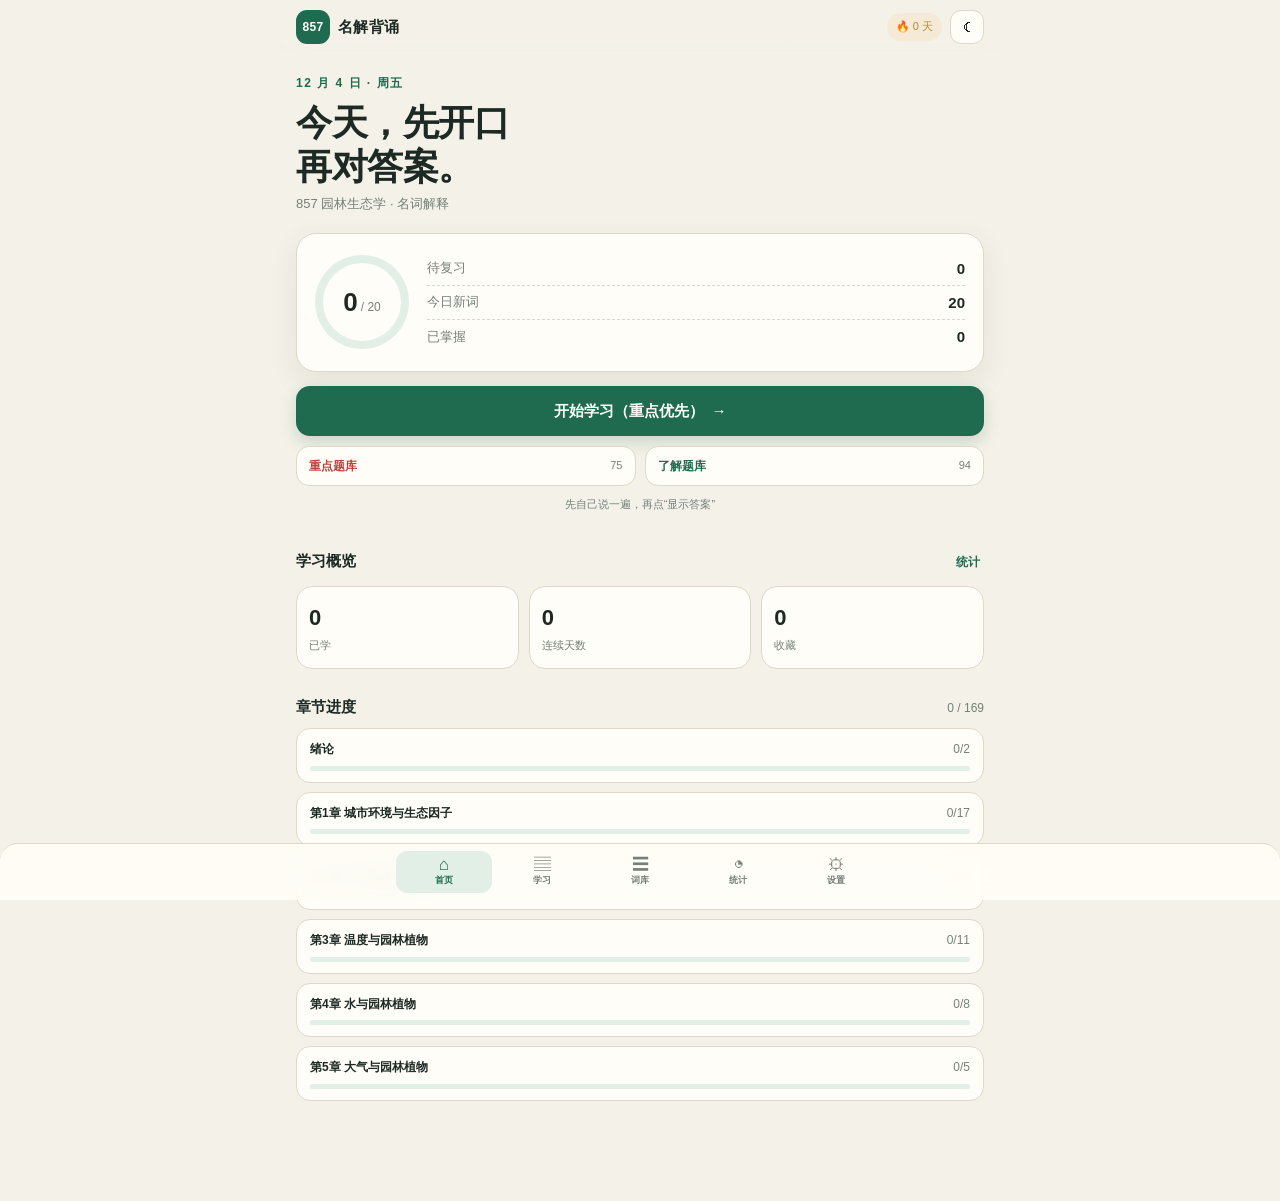
<file: index.html>
<!doctype html>
<html lang="zh-CN">
<head>
  <meta charset="utf-8">
  <meta name="viewport" content="width=device-width, initial-scale=1, viewport-fit=cover">
  <meta name="theme-color" content="#1f6b4f">
  <meta name="apple-mobile-web-app-capable" content="yes">
  <meta name="apple-mobile-web-app-status-bar-style" content="default">
  <meta name="apple-mobile-web-app-title" content="857 名解">
  <meta name="description" content="857 园林生态学名词解释背诵 · 先自己回答，再看答案">
  <title>857 名解 · 背诵</title>
  <link rel="manifest" href="./manifest.webmanifest">
  <link rel="icon" href="./icons/icon-192.png">
  <link rel="apple-touch-icon" href="./icons/icon-180.png">
  <link rel="stylesheet" href="./styles.css">
</head>
<body>
  <div id="app">
    <header class="topbar" id="topbar">
      <div class="topbar-inner">
        <button class="icon-btn back-btn hidden" id="backBtn" aria-label="返回">‹</button>
        <div class="brand">
          <span class="brand-mark">857</span>
          <span class="brand-text">名解背诵</span>
        </div>
        <div class="top-actions">
          <span class="streak-pill" id="streakPill">🔥 0 天</span>
          <button class="icon-btn" id="themeBtn" aria-label="切换主题">☾</button>
        </div>
      </div>
    </header>

    <main id="main">
      <!-- 首页 -->
      <section class="screen active" id="screen-home">
        <div class="hero">
          <div class="hero-kicker" id="todayLabel">今天</div>
          <h1>今天，先开口<br>再对答案。</h1>
          <p class="hero-sub">857 园林生态学 · 名词解释</p>
          <div class="today-card">
            <div class="today-ring" id="todayRing">
              <div class="ring-inner">
                <strong id="todayDone">0</strong>
                <span>/ <em id="todayTotal">0</em></span>
              </div>
            </div>
            <div class="today-info">
              <div class="today-row"><span>待复习</span><b id="dueCount">0</b></div>
              <div class="today-row"><span>今日新词</span><b id="newLeft">0</b></div>
              <div class="today-row"><span>已掌握</span><b id="masteredCount">0</b></div>
            </div>
          </div>
          <button class="primary-btn wide" id="startBtn">开始学习（重点优先） <span>→</span></button>
          <div class="cat-row">
            <button class="cat-btn key" data-start-cat="重点"><b>重点题库</b><span id="keyCount">75</span></button>
            <button class="cat-btn know" data-start-cat="了解"><b>了解题库</b><span id="knowCount">94</span></button>
          </div>
          <div class="hero-note">先自己说一遍，再点“显示答案”</div>
        </div>

        <div class="section-head">
          <h2>学习概览</h2>
          <button class="text-btn" data-goto="stats">统计</button>
        </div>
        <div class="stat-grid">
          <div class="stat-card">
            <span class="stat-num" id="learnedCount">0</span>
            <span class="stat-label">已学</span>
          </div>
          <div class="stat-card">
            <span class="stat-num" id="streakCount">0</span>
            <span class="stat-label">连续天数</span>
          </div>
          <div class="stat-card">
            <span class="stat-num" id="favCount">0</span>
            <span class="stat-label">收藏</span>
          </div>
        </div>

        <div class="section-head">
          <h2>章节进度</h2>
          <span class="muted" id="chapterSummary"></span>
        </div>
        <div class="chapter-list" id="chapterList"></div>
      </section>

      <!-- 学习 -->
      <section class="screen" id="screen-study">
        <div class="study-top">
          <div class="study-meta">
            <span id="studyProgressText">0 / 0</span>
            <span class="dot">·</span>
            <span id="studyMode">今日学习</span>
          </div>
          <div class="progress-track"><div class="progress-fill" id="studyProgressBar"></div></div>
        </div>

        <div class="study-area" id="studyArea">
          <article class="study-card" id="studyCard">
            <div class="card-top">
              <span class="chapter-chip" id="studyChapter">第1章</span>
              <div class="card-tools">
                <button class="icon-btn small" id="speakBtn" aria-label="朗读">🔊</button>
                <button class="icon-btn small" id="starBtn" aria-label="收藏">☆</button>
              </div>
            </div>
            <h1 class="study-term" id="studyTerm">名词</h1>
            <div class="answer-box hidden" id="answerBox">
              <div class="answer-label">参考答案</div>
              <div class="answer-text" id="studyAnswer"></div>
              <div class="answer-imp" id="studyImp"></div>
              <div class="answer-note hidden" id="studyNote"></div>
            </div>
            <textarea id="draft" class="draft" rows="3" placeholder="先自己说一遍，再点显示答案（可不写）"></textarea>
            <button class="primary-btn wide" id="revealBtn">显示答案</button>
            <div class="rating hidden" id="rating">
              <button class="rate again" data-rate="again"><b>忘记</b><span>明天再来</span></button>
              <button class="rate hard" data-rate="hard"><b>模糊</b><span>短期复习</span></button>
              <button class="rate good" data-rate="good"><b>认识</b><span>拉长间隔</span></button>
            </div>
            <div class="card-foot">
              <button class="text-btn" id="prevBtn">‹ 上一个</button>
              <button class="text-btn" id="skipBtn">跳过 ›</button>
            </div>
          </article>
        </div>

        <div class="empty-state hidden" id="studyEmpty">
          <div class="empty-icon">🌿</div>
          <h2>今日任务完成</h2>
          <p id="emptyText">去复习一下错词，或者明天再来。</p>
          <button class="primary-btn" id="emptyHomeBtn">回到首页</button>
        </div>
      </section>

      <!-- 词库 -->
      <section class="screen" id="screen-library">
        <div class="library-head">
          <h1>词库</h1>
          <span class="muted" id="libraryCount">169 个</span>
        </div>
        <div class="search-wrap">
          <span class="search-icon">⌕</span>
          <input id="searchInput" type="search" placeholder="搜索名词 / 答案关键词" autocomplete="off">
        </div>
        <div class="chips" id="filterChips">
          <button class="chip active" data-filter="all">全部</button>
          <button class="chip" data-filter="new">未学</button>
          <button class="chip" data-filter="fuzzy">模糊</button>
          <button class="chip" data-filter="mastered">已掌握</button>
          <button class="chip" data-filter="fav">收藏</button>
        </div>
        <div class="chips" id="catChips">
          <button class="chip active" data-cat="all">全部题库</button>
          <button class="chip" data-cat="重点">重点</button>
          <button class="chip" data-cat="了解">了解</button>
        </div>
        <div class="term-list" id="termList"></div>
      </section>

      <!-- 统计 -->
      <section class="screen" id="screen-stats">
        <div class="library-head">
          <h1>学习统计</h1>
          <button class="text-btn" id="resetBtn">重置</button>
        </div>
        <div class="stat-hero">
          <div>
            <span class="stat-hero-num" id="statLearned">0</span>
            <span class="stat-hero-label">已学名词</span>
          </div>
          <div>
            <span class="stat-hero-num" id="statMastered">0</span>
            <span class="stat-hero-label">已掌握</span>
          </div>
          <div>
            <span class="stat-hero-num" id="statDays">0</span>
            <span class="stat-hero-label">学习天数</span>
          </div>
        </div>

        <div class="panel">
          <div class="panel-head"><h2>最近 7 天</h2><span class="muted" id="weekTotal">0 次</span></div>
          <div class="week-chart" id="weekChart"></div>
        </div>

        <div class="panel">
          <div class="panel-head"><h2>章节进度</h2><span class="muted">按已学 / 总数</span></div>
          <div class="chapter-list" id="statChapterList"></div>
        </div>

        <div class="panel">
          <div class="panel-head"><h2>掌握分布</h2></div>
          <div class="bar-list">
            <div class="bar-row"><span>已掌握</span><div class="bar"><i id="barMastered"></i></div><b id="numMastered">0</b></div>
            <div class="bar-row"><span>学习中</span><div class="bar"><i id="barLearning"></i></div><b id="numLearning">0</b></div>
            <div class="bar-row"><span>未学习</span><div class="bar"><i id="barNew"></i></div><b id="numNew">0</b></div>
          </div>
        </div>
      </section>

      <!-- 设置 -->
      <section class="screen" id="screen-settings">
        <div class="library-head"><h1>设置</h1></div>

        <div class="setting-group">
          <label class="setting-row">
            <span><b>每日新词</b><small>每天最多引入多少个新名词</small></span>
            <select id="dailyNewSelect">
              <option value="10">10 个</option>
              <option value="20">20 个</option>
              <option value="30">30 个</option>
              <option value="50">50 个</option>
              <option value="169">全部</option>
            </select>
          </label>
          <label class="setting-row">
            <span><b>每次复习上限</b><small>一次学习最多排多少张卡</small></span>
            <select id="reviewLimitSelect">
              <option value="40">40 张</option>
              <option value="80">80 张</option>
              <option value="120">120 张</option>
              <option value="200">200 张</option>
            </select>
          </label>
          <label class="setting-row">
            <span><b>学习顺序</b><small>随机打乱，或按章节顺序</small></span>
            <select id="orderSelect">
              <option value="random">随机</option>
              <option value="sequence">顺序</option>
            </select>
          </label>
          <label class="setting-row">
            <span><b>深色模式</b><small>夜间护眼</small></span>
            <input type="checkbox" id="darkToggle" class="switch">
          </label>
        </div>

        <div class="setting-group">
          <button class="setting-action" id="exportBtn"><span><b>导出学习数据</b><small>备份为 JSON 文件</small></span><span>›</span></button>
          <label class="setting-action" for="importFile"><span><b>导入学习数据</b><small>从 JSON 恢复进度</small></span><span>›</span></label>
          <input type="file" id="importFile" accept="application/json" hidden>
        </div>

        <div class="setting-group">
          <button class="setting-action danger" id="resetAllBtn"><span><b>清空全部进度</b><small>不可恢复，请先导出备份</small></span><span>›</span></button>
        </div>

        <div class="about">
          <p><b>857 名解背诵</b> · PWA 版</p>
          <p>数据：857 园林生态学名词解释 169 个（18 套模拟题 + 2019—2026 真题去重）。所有进度保存在本机浏览器，不上传。</p>
          <p>添加到主屏幕：Safari 分享 → 添加到主屏幕；Chrome 菜单 → 添加到主屏幕。</p>
        </div>
      </section>
    </main>

    <nav class="tabbar" id="tabbar">
      <button class="tab active" data-goto="home"><span>⌂</span><b>首页</b></button>
      <button class="tab" data-goto="study"><span>▤</span><b>学习</b></button>
      <button class="tab" data-goto="library"><span>☰</span><b>词库</b></button>
      <button class="tab" data-goto="stats"><span>◔</span><b>统计</b></button>
      <button class="tab" data-goto="settings"><span>⚙</span><b>设置</b></button>
    </nav>
  </div>

  <div class="modal hidden" id="modal">
    <div class="modal-backdrop" data-close="modal"></div>
    <div class="modal-card">
      <div class="modal-top">
        <span class="chapter-chip" id="modalChapter">第1章</span>
        <button class="icon-btn" data-close="modal" aria-label="关闭">×</button>
      </div>
      <h2 id="modalTerm">名词</h2>
      <div class="modal-answer-head"><span>参考答案</span><button class="text-btn" id="modalEdit">编辑</button></div>
      <div class="modal-answer" id="modalAnswer"></div>
      <div class="modal-note hidden" id="modalNote"></div>
      <div class="modal-actions">
        <button class="secondary-btn" id="modalStar">☆ 收藏</button>
        <button class="primary-btn" id="modalMaster">标记已掌握</button>
      </div>
    </div>
  </div>

  <div class="toast" id="toast"></div>

  <script src="./data.js"></script>
  <script src="./app.js"></script>
</body>
</html>
</file>
<file: styles.css>
:root {
  --bg: #f4f1e8;
  --bg-2: #ebe6d8;
  --card: #fffdf7;
  --ink: #1d2a24;
  --muted: #748078;
  --line: #ddd8ca;
  --green: #1f6b4f;
  --green-2: #2f8a66;
  --green-soft: #e2efe6;
  --gold: #b8893b;
  --gold-soft: #f4ead6;
  --danger: #b4473d;
  --shadow: 0 10px 30px rgba(36, 48, 40, .08);
  --radius: 20px;
}
body.dark {
  --bg: #121815;
  --bg-2: #1a231e;
  --card: #1c2621;
  --ink: #e8eee9;
  --muted: #9aa79f;
  --line: #2d3b34;
  --green: #6fc39c;
  --green-2: #8bd4b0;
  --green-soft: #20382d;
  --gold: #d2a55f;
  --gold-soft: #332a1b;
  --danger: #e07a6f;
  --shadow: 0 10px 30px rgba(0, 0, 0, .28);
}
* { box-sizing: border-box; -webkit-tap-highlight-color: transparent; }
html, body { margin: 0; padding: 0; }
body {
  font-family: -apple-system, BlinkMacSystemFont, "PingFang SC", "Hiragino Sans GB", "Microsoft YaHei", sans-serif;
  background: var(--bg);
  color: var(--ink);
  line-height: 1.55;
  min-height: 100dvh;
  padding-bottom: calc(76px + env(safe-area-inset-bottom));
}
button, input, select, textarea { font: inherit; color: inherit; }
button { border: 0; background: none; cursor: pointer; }
.hidden { display: none !important; }
.muted { color: var(--muted); font-size: 12px; }

#app { max-width: 720px; margin: 0 auto; min-height: 100dvh; }

/* top bar */
.topbar {
  position: sticky; top: 0; z-index: 30;
  padding: max(10px, env(safe-area-inset-top)) 16px 8px;
  background: linear-gradient(var(--bg) 70%, transparent);
  backdrop-filter: blur(12px);
}
.topbar-inner { display: flex; align-items: center; gap: 10px; }
.brand { display: flex; align-items: center; gap: 8px; flex: 1; min-width: 0; }
.brand-mark {
  display: inline-grid; place-items: center;
  width: 34px; height: 34px; border-radius: 11px;
  background: var(--green); color: #fff; font-weight: 800; font-size: 12px; letter-spacing: .3px;
}
.brand-text { font-weight: 700; font-size: 15px; letter-spacing: .3px; }
.top-actions { display: flex; align-items: center; gap: 8px; }
.streak-pill {
  font-size: 11px; color: var(--gold); background: var(--gold-soft);
  padding: 5px 9px; border-radius: 999px; white-space: nowrap;
}
.icon-btn {
  width: 34px; height: 34px; border-radius: 11px; display: inline-grid; place-items: center;
  color: var(--ink); background: var(--card); border: 1px solid var(--line);
}
.icon-btn.small { width: 30px; height: 30px; font-size: 14px; }
.back-btn { font-size: 24px; line-height: 1; padding-bottom: 4px; }

main { padding: 4px 16px 24px; }
.screen { display: none; animation: fade .18s ease; }
.screen.active { display: block; }
@keyframes fade { from { opacity: 0; transform: translateY(4px); } to { opacity: 1; transform: none; } }

/* hero */
.hero { padding: 18px 0 10px; }
.hero-kicker { color: var(--green); font-size: 12px; font-weight: 700; letter-spacing: 1.5px; text-transform: uppercase; }
.hero h1 { font-size: 30px; line-height: 1.22; letter-spacing: -.5px; margin: 8px 0 6px; font-weight: 800; }
.hero-sub { color: var(--muted); font-size: 13px; margin: 0 0 18px; }
.today-card {
  display: flex; align-items: center; gap: 18px;
  background: var(--card); border: 1px solid var(--line);
  border-radius: var(--radius); padding: 18px; box-shadow: var(--shadow);
}
.today-ring {
  width: 94px; height: 94px; border-radius: 50%; flex: 0 0 auto;
  background: conic-gradient(var(--green) var(--p, 0%), var(--green-soft) 0);
  display: grid; place-items: center; position: relative;
}
.today-ring::after { content: ""; position: absolute; inset: 8px; border-radius: 50%; background: var(--card); }
.ring-inner { position: relative; z-index: 1; display: flex; align-items: baseline; gap: 3px; }
.ring-inner strong { font-size: 26px; line-height: 1; }
.ring-inner span { font-size: 12px; color: var(--muted); }
.ring-inner em { font-style: normal; }
.today-info { flex: 1; min-width: 0; }
.today-row { display: flex; align-items: center; justify-content: space-between; padding: 5px 0; font-size: 13px; color: var(--muted); border-bottom: 1px dashed var(--line); }
.today-row:last-child { border-bottom: 0; }
.today-row b { color: var(--ink); font-size: 15px; }

.primary-btn {
  background: var(--green); color: #fff; border-radius: 14px; padding: 13px 18px;
  font-weight: 700; font-size: 15px; display: inline-flex; align-items: center; justify-content: center; gap: 8px;
  box-shadow: 0 6px 16px rgba(31, 107, 79, .2);
}
.primary-btn:active { transform: scale(.99); }
.primary-btn.wide { width: 100%; margin-top: 14px; }
.cat-row { display: grid; grid-template-columns: 1fr 1fr; gap: 9px; margin-top: 10px; }
.cat-btn { background: var(--card); border: 1px solid var(--line); border-radius: 13px; padding: 10px 12px; display: flex; align-items: center; justify-content: space-between; }
.cat-btn b { font-size: 12px; }
.cat-btn span { font-size: 11px; color: var(--muted); }
.cat-btn.key b { color: var(--danger); }
.cat-btn.know b { color: var(--green); }
.secondary-btn {
  background: var(--card); border: 1px solid var(--line); color: var(--ink);
  border-radius: 13px; padding: 11px 16px; font-weight: 600; font-size: 13px;
}
.hero-note { text-align: center; color: var(--muted); font-size: 11px; margin-top: 10px; }

.section-head { display: flex; align-items: baseline; justify-content: space-between; margin: 26px 0 10px; }
.section-head h2 { font-size: 15px; margin: 0; font-weight: 700; }
.text-btn { color: var(--green); font-size: 12px; font-weight: 600; padding: 4px; }

.stat-grid { display: grid; grid-template-columns: repeat(3, 1fr); gap: 10px; }
.stat-card {
  background: var(--card); border: 1px solid var(--line); border-radius: 16px;
  padding: 14px 12px; display: flex; flex-direction: column; gap: 2px;
}
.stat-num { font-size: 22px; font-weight: 800; letter-spacing: -.5px; }
.stat-label { font-size: 11px; color: var(--muted); }

.chapter-list { display: flex; flex-direction: column; gap: 9px; }
.chapter-item { background: var(--card); border: 1px solid var(--line); border-radius: 14px; padding: 11px 13px; }
.chapter-line { display: flex; justify-content: space-between; gap: 10px; font-size: 12px; margin-bottom: 7px; }
.chapter-line span:first-child { font-weight: 600; overflow: hidden; text-overflow: ellipsis; white-space: nowrap; }
.chapter-line span:last-child { color: var(--muted); white-space: nowrap; }
.mini-track { height: 5px; border-radius: 99px; background: var(--green-soft); overflow: hidden; }
.mini-fill { height: 100%; border-radius: 99px; background: var(--green); }

/* study */
.study-top { padding: 8px 0 12px; }
.study-meta { display: flex; align-items: center; gap: 6px; font-size: 12px; color: var(--muted); margin-bottom: 8px; }
.dot { opacity: .5; }
.progress-track { height: 6px; border-radius: 99px; background: var(--bg-2); overflow: hidden; }
.progress-fill { height: 100%; width: 0; background: var(--green); border-radius: 99px; transition: width .2s; }
.study-area { display: flex; justify-content: center; }
.study-card {
  width: 100%; background: var(--card); border: 1px solid var(--line);
  border-radius: 24px; padding: 20px 18px 14px; box-shadow: var(--shadow);
}
.card-top { display: flex; align-items: center; justify-content: space-between; gap: 10px; }
.chapter-chip {
  display: inline-block; max-width: 70%; overflow: hidden; text-overflow: ellipsis; white-space: nowrap;
  font-size: 10px; font-weight: 700; color: var(--green);
  background: var(--green-soft); padding: 5px 9px; border-radius: 999px; letter-spacing: .2px;
}
.card-tools { display: flex; gap: 6px; }
.study-term { font-size: 30px; line-height: 1.28; letter-spacing: -.6px; margin: 28px 0 18px; font-weight: 800; word-break: break-word; }
.draft {
  width: 100%; resize: none; border: 1px dashed var(--line); background: transparent;
  border-radius: 13px; padding: 11px 12px; font-size: 13px; line-height: 1.6;
  outline: none; min-height: 74px;
}
.draft:focus { border-color: var(--green); background: var(--green-soft); }
.answer-box {
  background: var(--green-soft); border-radius: 15px; padding: 14px;
  margin-bottom: 12px;
}
.answer-label { font-size: 10px; font-weight: 700; letter-spacing: 1px; color: var(--green); margin-bottom: 6px; }
.answer-text { font-size: 14px; line-height: 1.75; }
.answer-imp { margin-top: 9px; font-size: 11px; color: var(--gold); }
.answer-note {
  margin-top: 10px; padding-top: 9px; border-top: 1px dashed rgba(31, 107, 79, .25);
  font-size: 11px; line-height: 1.6; color: var(--muted);
}
.rating { display: grid; grid-template-columns: repeat(3, 1fr); gap: 8px; margin-top: 10px; }
.rate {
  border-radius: 13px; padding: 10px 6px; display: flex; flex-direction: column; gap: 1px;
  border: 1px solid var(--line); background: var(--bg);
}
.rate b { font-size: 13px; }
.rate span { font-size: 9px; color: var(--muted); }
.rate.again b { color: var(--danger); }
.rate.hard b { color: var(--gold); }
.rate.good b { color: var(--green); }
.card-foot { display: flex; justify-content: space-between; margin-top: 12px; }

.empty-state { text-align: center; padding: 64px 20px; }
.empty-icon { font-size: 44px; margin-bottom: 10px; }
.empty-state h2 { margin: 0 0 6px; font-size: 20px; }
.empty-state p { color: var(--muted); font-size: 13px; margin: 0 0 18px; }

/* library */
.library-head { display: flex; align-items: baseline; justify-content: space-between; padding: 14px 0 12px; }
.library-head h1 { font-size: 28px; margin: 0; letter-spacing: -.5px; }
.search-wrap {
  position: relative; display: flex; align-items: center;
  background: var(--card); border: 1px solid var(--line); border-radius: 14px;
  padding: 0 12px; margin-bottom: 10px;
}
.search-icon { color: var(--muted); font-size: 18px; margin-right: 8px; }
.search-wrap input { flex: 1; border: 0; outline: none; background: transparent; padding: 12px 0; font-size: 13px; }
.chips { display: flex; gap: 7px; overflow-x: auto; padding: 2px 0 12px; scrollbar-width: none; }
.chips::-webkit-scrollbar { display: none; }
.chip {
  flex: 0 0 auto; font-size: 11px; padding: 7px 11px; border-radius: 999px;
  background: var(--card); border: 1px solid var(--line); color: var(--muted);
}
.chip.active { background: var(--green); border-color: var(--green); color: #fff; font-weight: 600; }
.term-list { display: flex; flex-direction: column; gap: 8px; }
.term-item {
  display: flex; align-items: center; gap: 10px; text-align: left;
  background: var(--card); border: 1px solid var(--line); border-radius: 14px; padding: 12px 13px;
}
.term-left { flex: 1; min-width: 0; }
.term-name { font-size: 14px; font-weight: 700; display: flex; align-items: center; gap: 6px; }
.term-sub { font-size: 10px; color: var(--muted); margin-top: 2px; overflow: hidden; text-overflow: ellipsis; white-space: nowrap; }
.status-dot { width: 7px; height: 7px; border-radius: 50%; background: var(--line); flex: 0 0 auto; }
.status-dot.mastered { background: var(--green); }
.status-dot.learning { background: var(--gold); }
.status-dot.fuzzy { background: var(--danger); }
.term-fav { color: var(--gold); font-size: 14px; }
.empty-list { text-align: center; color: var(--muted); font-size: 13px; padding: 40px 0; }

/* stats */
.stat-hero {
  display: grid; grid-template-columns: repeat(3, 1fr); gap: 10px;
  background: var(--green); color: #fff; border-radius: 20px; padding: 18px 12px;
  margin-bottom: 14px;
}
.stat-hero > div { display: flex; flex-direction: column; align-items: center; gap: 2px; }
.stat-hero-num { font-size: 26px; font-weight: 800; }
.stat-hero-label { font-size: 10px; opacity: .8; }
.panel { background: var(--card); border: 1px solid var(--line); border-radius: 18px; padding: 15px; margin-bottom: 12px; }
.panel-head { display: flex; justify-content: space-between; align-items: baseline; margin-bottom: 12px; }
.panel-head h2 { font-size: 14px; margin: 0; }
.week-chart { display: flex; align-items: flex-end; gap: 8px; height: 120px; padding-top: 8px; }
.week-col { flex: 1; display: flex; flex-direction: column; align-items: center; gap: 5px; height: 100%; justify-content: flex-end; }
.week-bar { width: 100%; max-width: 26px; background: var(--green-soft); border-radius: 7px 7px 3px 3px; position: relative; min-height: 4px; }
.week-bar i { position: absolute; left: 0; right: 0; bottom: 0; background: var(--green); border-radius: 7px 7px 3px 3px; }
.week-num { font-size: 9px; color: var(--muted); }
.week-day { font-size: 9px; color: var(--muted); }
.bar-list { display: flex; flex-direction: column; gap: 9px; }
.bar-row { display: grid; grid-template-columns: 58px 1fr 28px; align-items: center; gap: 8px; font-size: 11px; }
.bar { height: 7px; background: var(--bg-2); border-radius: 99px; overflow: hidden; }
.bar i { display: block; height: 100%; background: var(--green); border-radius: 99px; }
.bar-row b { text-align: right; font-size: 11px; }

/* settings */
.setting-group { background: var(--card); border: 1px solid var(--line); border-radius: 16px; margin-bottom: 12px; overflow: hidden; }
.setting-row, .setting-action {
  display: flex; align-items: center; justify-content: space-between; gap: 12px;
  padding: 14px; border-bottom: 1px solid var(--line); width: 100%; text-align: left;
}
.setting-row:last-child, .setting-action:last-child { border-bottom: 0; }
.setting-row span, .setting-action span:first-child { display: flex; flex-direction: column; gap: 1px; }
.setting-row b, .setting-action b { font-size: 13px; font-weight: 600; }
.setting-row small, .setting-action small { font-size: 10px; color: var(--muted); }
.setting-row select { border: 1px solid var(--line); border-radius: 9px; background: var(--bg); padding: 6px 8px; font-size: 11px; }
.setting-action { color: var(--ink); }
.setting-action > span:last-child { color: var(--muted); font-size: 18px; }
.setting-action.danger b { color: var(--danger); }
.switch { appearance: none; width: 42px; height: 24px; border-radius: 99px; background: var(--bg-2); position: relative; transition: .2s; }
.switch::after { content: ""; position: absolute; width: 18px; height: 18px; border-radius: 50%; background: #fff; top: 3px; left: 3px; transition: .2s; box-shadow: 0 1px 3px rgba(0,0,0,.2); }
.switch:checked { background: var(--green); }
.switch:checked::after { left: 21px; }
.about { color: var(--muted); font-size: 11px; padding: 4px 4px 20px; }
.about p { margin: 4px 0; }

/* tabbar */
.tabbar {
  position: fixed; left: 0; right: 0; bottom: 0; z-index: 40;
  display: flex; justify-content: center; gap: 2px;
  background: color-mix(in srgb, var(--card) 92%, transparent);
  border-top: 1px solid var(--line);
  padding: 7px 8px calc(7px + env(safe-area-inset-bottom));
  backdrop-filter: blur(16px);
}
.tab {
  flex: 1; max-width: 96px; display: flex; flex-direction: column; align-items: center; gap: 1px;
  color: var(--muted); padding: 5px 2px; border-radius: 11px;
}
.tab span { font-size: 17px; line-height: 1; }
.tab b { font-size: 9px; font-weight: 600; }
.tab.active { color: var(--green); background: var(--green-soft); }

/* modal */
.modal { position: fixed; inset: 0; z-index: 60; display: flex; align-items: flex-end; justify-content: center; }
.modal-backdrop { position: absolute; inset: 0; background: rgba(10, 18, 14, .5); backdrop-filter: blur(2px); }
.modal-card {
  position: relative; width: 100%; max-width: 720px; max-height: 82dvh; overflow-y: auto;
  background: var(--card); border-radius: 24px 24px 0 0; padding: 20px 18px calc(20px + env(safe-area-inset-bottom));
  animation: slideUp .2s ease;
}
@keyframes slideUp { from { transform: translateY(16px); opacity: .6; } to { transform: none; opacity: 1; } }
.modal-top { display: flex; align-items: center; justify-content: space-between; }
.modal-card h2 { font-size: 24px; margin: 16px 0 10px; line-height: 1.3; }
.modal-answer-head { display: flex; align-items: center; justify-content: space-between; margin-bottom: 6px; font-size: 10px; font-weight: 700; letter-spacing: 1px; color: var(--green); }
.modal-answer { font-size: 14px; line-height: 1.8; color: var(--ink); }
.modal-note {
  margin-top: 12px; padding: 10px 12px; border-radius: 10px;
  background: var(--bg); color: var(--muted); font-size: 11px; line-height: 1.6;
}
.modal-actions { display: flex; gap: 9px; margin-top: 18px; }
.modal-actions > * { flex: 1; }

/* toast */
.toast {
  position: fixed; left: 50%; bottom: calc(86px + env(safe-area-inset-bottom)); transform: translateX(-50%) translateY(8px);
  background: rgba(24, 34, 28, .92); color: #fff; font-size: 12px; padding: 8px 14px; border-radius: 999px;
  opacity: 0; pointer-events: none; transition: .2s; z-index: 80; white-space: nowrap; max-width: 86vw; overflow: hidden; text-overflow: ellipsis;
}
.toast.show { opacity: 1; transform: translateX(-50%) translateY(0); }

@media (min-width: 680px) {
  .hero h1 { font-size: 36px; }
  .study-term { font-size: 36px; }
  .tabbar { border-radius: 18px 18px 0 0; }
}
</file>
